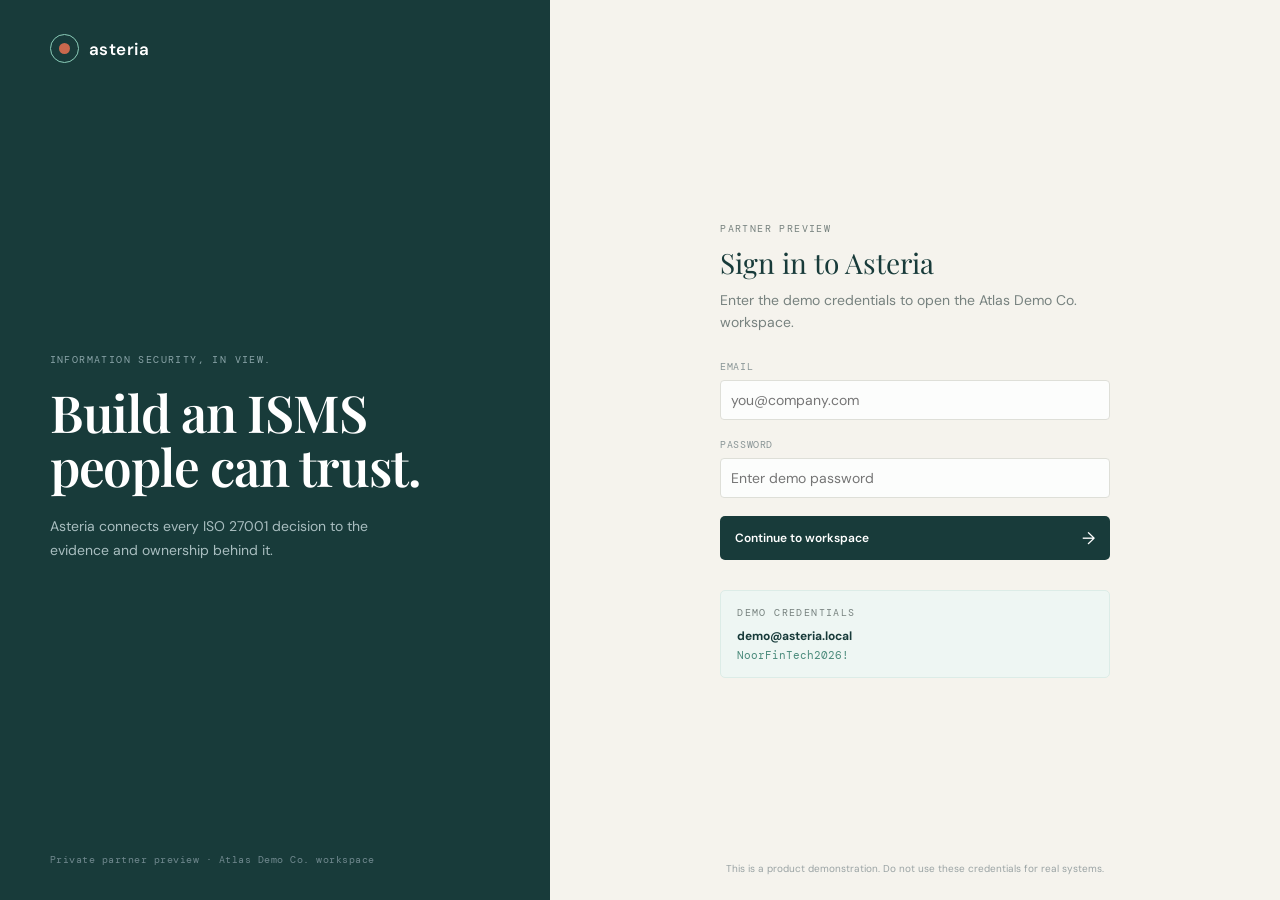
<file: index.html>
<!doctype html>
<html lang="en">
  <head>
    <meta charset="UTF-8" />
    <meta name="viewport" content="width=device-width, initial-scale=1.0" />
    <meta http-equiv="refresh" content="0; url=demo/" />
    <title>Asteria ISMS Demo</title>
  </head>
  <body>
    <p>Opening the Asteria demo...</p>
    <script>window.location.replace('demo/');</script>
  </body>
</html>
</file>
<file: demo/styles.css>
:root {
  --ink: #202a36;
  --muted: #77808b;
  --line: #e6e8e7;
  --paper: #f7f8f6;
  --white: #ffffff;
  --navy: #172735;
  --navy-2: #223746;
  --mint: #d9eee7;
  --mint-strong: #63bda3;
  --coral: #f28b71;
  --gold: #ddb66a;
  --shadow: 0 18px 50px rgba(26, 43, 53, .08);
  --sans: "DM Sans", sans-serif;
  --mono: "DM Mono", monospace;
  --serif: "Playfair Display", serif;
}
* { box-sizing: border-box; }
body { margin: 0; background: var(--paper); color: var(--ink); font-family: var(--sans); font-size: 14px; }
button, input, select { font: inherit; }
button { cursor: pointer; }
.shell { min-height: 100vh; display: grid; grid-template-columns: 248px 1fr; }
.sidebar { background: var(--navy); color: #cad5d8; padding: 27px 18px 20px; display: flex; flex-direction: column; position: sticky; top: 0; height: 100vh; overflow-y: auto; }
.brand { display: flex; align-items: center; gap: 10px; color: white; text-decoration: none; padding: 0 10px 34px; }
.brand-mark { width: 29px; height: 29px; border: 1px solid #8bcdb9; border-radius: 50%; position: relative; }
.brand-mark:after { content: ""; position: absolute; width: 11px; height: 11px; background: var(--coral); border-radius: 50%; top: 8px; left: 8px; }
.brand-name { font-size: 17px; letter-spacing: .03em; font-weight: 600; }
.eyebrow { font: 10px var(--mono); text-transform: uppercase; letter-spacing: .14em; color: var(--muted); }
.sidebar .eyebrow { color: #6e8790; padding: 0 11px 10px; }
.nav { display: grid; gap: 4px; }
.nav button { color: #afc0c4; background: transparent; border: 0; border-radius: 6px; padding: 11px 11px; text-align: left; display: flex; align-items: center; gap: 12px; transition: .2s; }
.nav button:hover { background: rgba(255,255,255,.06); color: #fff; }
.nav button.active { background: #2c4652; color: #fff; box-shadow: inset 3px 0 var(--mint-strong); }
.nav-icon { width: 16px; text-align: center; font-size: 15px; opacity: .85; }
.sidebar-footer { margin-top: auto; border-top: 1px solid rgba(255,255,255,.1); padding: 18px 10px 0; }
.org-chip { display: flex; gap: 10px; align-items: center; color: #eaf1f0; }
.avatar { width: 32px; height: 32px; display: grid; place-items: center; border-radius: 50%; background: var(--coral); color: #362925; font-weight: 700; }
.org-chip small { display: block; color: #8ba0a4; font-size: 11px; margin-top: 2px; }
.main { min-width: 0; }
.topbar { height: 72px; background: var(--white); border-bottom: 1px solid var(--line); display: flex; align-items: center; justify-content: space-between; padding: 0 42px; }
.crumb { color: var(--muted); font-size: 12px; }
.crumb strong { color: var(--ink); font-weight: 600; }
.top-actions { display: flex; gap: 20px; align-items: center; }
.icon-btn { border: 0; background: transparent; color: #76828a; font-size: 16px; }
.user-pill { display: flex; gap: 9px; align-items: center; padding-left: 20px; border-left: 1px solid var(--line); }
.user-pill .avatar { width: 28px; height: 28px; font-size: 11px; background: var(--mint); color: var(--navy); }
.content { padding: 39px 42px 70px; max-width: 1500px; }
.page-head { display: flex; justify-content: space-between; align-items: flex-start; margin-bottom: 32px; gap: 20px; }
h1 { font: 600 32px var(--serif); letter-spacing: -.02em; margin: 7px 0 8px; color: var(--navy); }
h2 { margin: 0; font-size: 17px; font-weight: 600; color: var(--navy); }
h3 { margin: 0; font-size: 14px; font-weight: 600; }
.subhead { color: var(--muted); line-height: 1.6; max-width: 590px; margin: 0; }
.button { border: 0; border-radius: 5px; padding: 11px 15px; font-weight: 600; font-size: 12px; transition: transform .15s, background .15s; }
.button:hover { transform: translateY(-1px); }
.button-primary { background: var(--navy); color: white; }
.button-primary:hover { background: var(--navy-2); }
.button-light { background: var(--mint); color: var(--navy); }
.button-quiet { background: transparent; border: 1px solid var(--line); color: var(--ink); }
.stats { display: grid; grid-template-columns: 1.25fr repeat(3, 1fr); gap: 14px; margin-bottom: 17px; }
.card { background: var(--white); border: 1px solid var(--line); border-radius: 7px; box-shadow: 0 2px 0 rgba(24,40,49,.01); }
.score-card { background: var(--navy); color: white; padding: 20px 22px; display: flex; align-items: center; justify-content: space-between; min-height: 131px; }
.score-card .eyebrow { color: #8aa4a8; }
.score-value { font: 600 43px var(--serif); margin-top: 4px; }
.score-value span { font: 14px var(--sans); color: #a4b4b5; }
.ring { width: 69px; height: 69px; border-radius: 50%; display: grid; place-items: center; background: conic-gradient(var(--mint-strong) 0 62%, #35515a 62% 100%); position: relative; }
.ring:after { content: ""; position: absolute; inset: 7px; border-radius: 50%; background: var(--navy); }
.ring b { z-index: 1; font: 13px var(--mono); }
.stat-card { padding: 19px 20px; min-height: 131px; }
.stat-card .stat-number { margin: 12px 0 3px; font: 28px var(--serif); color: var(--navy); }
.stat-meta { font-size: 11px; color: var(--muted); }
.stat-meta.good { color: #3a9b7d; }
.grid-2 { display: grid; grid-template-columns: 1.4fr 1fr; gap: 17px; }
.panel { padding: 22px; }
.panel-head { display: flex; justify-content: space-between; align-items: center; gap: 12px; margin-bottom: 21px; }
.panel-head p { margin: 4px 0 0; color: var(--muted); font-size: 12px; }
.link { border: 0; background: none; color: #387f71; font-size: 12px; font-weight: 600; padding: 0; }
.theme-row { display: grid; grid-template-columns: 160px 1fr 38px; gap: 15px; align-items: center; padding: 13px 0; border-top: 1px solid #eef0ef; }
.theme-row:first-of-type { border-top: 0; }
.theme-name { font-size: 12px; color: var(--ink); }
.theme-name span { color: var(--muted); font-size: 10px; display: block; margin-top: 3px; }
.bar { height: 7px; background: #edf0ef; border-radius: 8px; overflow: hidden; }
.bar i { display: block; height: 100%; border-radius: inherit; background: var(--mint-strong); }
.theme-row:nth-child(3) .bar i { background: var(--gold); }
.theme-row:nth-child(4) .bar i { background: var(--coral); }
.percent { font: 11px var(--mono); color: var(--muted); text-align: right; }
.activity { display: grid; gap: 16px; }
.activity-item { display: grid; grid-template-columns: 30px 1fr auto; align-items: start; gap: 10px; }
.activity-dot { width: 8px; height: 8px; border-radius: 50%; background: var(--mint-strong); margin: 5px auto; box-shadow: 0 0 0 5px var(--mint); }
.activity-item p { margin: 0; line-height: 1.45; font-size: 12px; }
.activity-item p strong { font-weight: 600; }
.activity-time { font: 10px var(--mono); color: #a7afb2; white-space: nowrap; }
.callout { margin-top: 17px; padding: 17px 20px; background: #f1e9dd; border: 1px solid #e9dccb; border-radius: 7px; display: flex; align-items: center; justify-content: space-between; gap: 18px; }
.callout h3 { color: #6b5038; }
.callout p { color: #8d755d; margin: 5px 0 0; font-size: 12px; }
.table-toolbar { display: flex; gap: 9px; align-items: center; margin-bottom: 15px; flex-wrap: wrap; }
.search { flex: 1; min-width: 220px; position: relative; }
.search input, .select { width: 100%; height: 38px; border: 1px solid var(--line); border-radius: 4px; background: white; color: var(--ink); padding: 0 12px; outline: none; }
.search input:focus, .select:focus { border-color: var(--mint-strong); box-shadow: 0 0 0 3px rgba(99,189,163,.15); }
.select { width: auto; min-width: 145px; }
.evidence-select { width: 205px; min-width: 205px; height: 48px; padding: 4px 7px; font-size: 11px; }
.evidence-select option, .evidence-modal-select option { padding: 4px 3px; }
.evidence-picker { position: relative; width: 190px; }
.evidence-picker summary { list-style: none; height: 34px; display: flex; align-items: center; justify-content: space-between; gap: 8px; border: 1px solid var(--line); border-radius: 4px; background: white; color: var(--ink); padding: 0 10px; cursor: pointer; font-size: 11px; }
.evidence-picker summary::-webkit-details-marker { display: none; }
.evidence-picker summary span { color: #879697; font-size: 15px; line-height: 1; }
.evidence-picker[open] summary { border-color: var(--mint-strong); box-shadow: 0 0 0 3px rgba(99,189,163,.12); }
.evidence-picker:not([open]) .evidence-menu { display: none; }
.evidence-menu { position: fixed; z-index: 30; left: 0; top: 0; width: 280px; max-height: 240px; overflow-y: auto; padding: 6px; border: 1px solid var(--line); border-radius: 5px; background: white; box-shadow: 0 18px 50px rgba(26,43,53,.18); }
.assignment-search { position: sticky; top: 0; z-index: 1; width: 100%; height: 32px; border: 1px solid var(--line); border-radius: 4px; background: white; color: var(--ink); padding: 0 9px; margin-bottom: 4px; outline: none; font-size: 11px; }
.assignment-search:focus { border-color: var(--mint-strong); box-shadow: 0 0 0 3px rgba(99,189,163,.12); }
.evidence-menu label { display: flex; align-items: flex-start; gap: 9px; padding: 9px 8px; border-radius: 3px; cursor: pointer; font-size: 11px; line-height: 1.3; }
.evidence-menu label:hover { background: #f2f8f6; }
.evidence-menu input { accent-color: var(--mint-strong); margin-top: 2px; }
.evidence-menu small { display: block; color: #91a09f; font: 10px var(--mono); margin-top: 3px; }
.evidence-menu-empty { color: var(--muted); font-size: 11px; padding: 12px 8px; }
.evidence-add { width: 100%; border: 0; border-top: 1px solid var(--line); background: #f7faf9; color: #3c8274; padding: 10px 8px 8px; text-align: left; font-size: 11px; font-weight: 600; cursor: pointer; }
.evidence-add:hover { background: var(--mint); }
.evidence-modal-select { width: 100%; height: 102px; padding: 6px 8px; background: #fcfdfc; }
.field-help { color: #8b9696; font-size: 10px; line-height: 1.5; margin-top: 6px; }
.evidence-detail { border: 1px solid #dcebe5; background: #f5faf8; border-radius: 5px; padding: 13px 14px 4px; margin: 0 0 14px; }
.evidence-detail-head { display: flex; justify-content: space-between; gap: 12px; align-items: center; margin-bottom: 12px; color: var(--navy); font-size: 12px; }
.evidence-detail-head span { color: #7f918f; font: 10px var(--mono); }
.detail-grid { display: grid; grid-template-columns: 1fr 1fr; gap: 10px; }
.optional { font-family: var(--sans); text-transform: none; letter-spacing: 0; color: #a2aaaa; }
.evidence-empty { border: 1px dashed #d8e2df; padding: 13px; margin-bottom: 15px; }
.evidence-metrics { display: grid; grid-template-columns: repeat(4, 1fr); gap: 12px; margin-bottom: 17px; }
.evidence-metric { padding: 16px 18px; min-height: 92px; }
.evidence-metric strong { display: block; color: var(--navy); font: 27px var(--serif); margin-top: 8px; }
.evidence-metric small { display: block; color: var(--muted); font-size: 11px; margin-top: 2px; }
.evidence-metric .metric-good { color: #3b987e; }
.evidence-metric .metric-alert { color: #c56b54; }
.evidence-register-panel { margin-bottom: 17px; }
.evidence-insight-grid { display: grid; grid-template-columns: 1.15fr 1fr; gap: 17px; }
.evidence-standard { display: grid; grid-template-columns: repeat(3,1fr); gap: 12px; }
.evidence-standard div { background: #f7f9f8; border: 1px solid #e7ecea; border-radius: 5px; padding: 12px; }
.evidence-standard b { display: grid; place-items: center; width: 22px; height: 22px; border-radius: 50%; background: var(--mint); color: #347766; font: 11px var(--mono); }
.evidence-standard span { display: block; color: var(--navy); font-size: 12px; font-weight: 600; margin-top: 10px; }
.evidence-standard small { display: block; color: var(--muted); font-size: 10px; line-height: 1.45; margin-top: 4px; }
.document-update-grid { display: grid; grid-template-columns: 1.2fr .8fr; gap: 17px; }
.document-state-card { background: var(--navy); color: white; border-radius: 7px; min-width: 180px; padding: 18px 20px; }
.document-state-card span, .document-state-card small { display: block; color: #9bb0b1; font: 10px var(--mono); text-transform: uppercase; letter-spacing: .06em; }
.document-state-card strong { display: block; font: 32px var(--serif); margin: 5px 0 12px; }
.back-link { border: 0; background: transparent; color: #3c8274; padding: 0; font-size: 12px; font-weight: 600; }
.control-explainer { display: grid; grid-template-columns: 1fr 1fr; gap: 12px; background: #f2f8f6; border: 1px solid #deece7; border-radius: 5px; padding: 14px; }
.control-explainer label, .gap-summary label { display: block; font: 10px var(--mono); text-transform: uppercase; letter-spacing: .06em; color: #648b82; margin-bottom: 5px; }
.control-explainer p, .gap-summary p { margin: 0; color: #526c6a; font-size: 11px; line-height: 1.5; }
.audit-row { display: grid; grid-template-columns: 27px 1fr auto; gap: 10px; align-items: start; border-top: 1px solid #eef0ef; padding: 16px 0; }
.audit-row h3 { color: var(--navy); }
.audit-row p { color: var(--muted); font-size: 11px; margin: 5px 0; }
.audit-mark { color: var(--mint-strong); font-size: 15px; }
.audit-check { display: grid; gap: 14px; margin-bottom: 20px; }
.audit-check label { display: flex; gap: 9px; color: #526263; font-size: 12px; line-height: 1.4; }
.audit-check input { accent-color: var(--mint-strong); }
.finding-list { display: grid; }
.finding-row { display: grid; grid-template-columns: 70px 1fr auto auto; gap: 13px; align-items: start; border-top: 1px solid #eef0ef; padding: 14px 0; }
.finding-row:first-child { border-top: 0; }
.finding-row strong { color: var(--navy); font-size: 12px; }
.finding-row p { color: var(--muted); font-size: 11px; line-height: 1.45; margin: 4px 0; }
.finding-row small { color: #9aa5a5; font: 10px var(--mono); }
.gap-summary { background: #f7f9f8; border: 1px solid var(--line); border-radius: 5px; padding: 13px; display: grid; gap: 5px; margin-bottom: 18px; }
.gap-summary label:not(:first-child) { margin-top: 9px; }
.action-status { min-width: 112px; height: 32px; padding: 0 8px; }
.document-name { display: flex; align-items: center; gap: 10px; }
.document-name .file-icon { width: 38px; height: 34px; font-size: 9px; }
.document-link-field { padding-top: 2px; }
.clickable-file, .clickable-title { cursor: pointer; }
.clickable-file:hover { border-color: var(--mint-strong); background: var(--mint); }
.clickable-title:hover { color: #3c8274; }
.assignment-bar { display: flex; align-items: center; justify-content: space-between; gap: 18px; background: #eef6f3; border: 1px solid #dcece7; border-radius: 6px; padding: 13px 16px; margin: -10px 0 17px; }
.assignment-bar p { margin: 4px 0 0; color: #718582; font-size: 11px; }
.assignment-bar .select { min-width: 245px; background: white; }
.demo-document-notice { display: flex; align-items: flex-start; gap: 14px; background: #f2f8f6; border: 1px solid #dcece7; border-radius: 6px; padding: 17px; margin-bottom: 14px; }
.demo-document-notice h3 { color: var(--navy); margin: 1px 0 7px; }
.demo-document-notice p { color: #607372; font-size: 12px; line-height: 1.6; margin: 0; }
.row-actions { display: grid; gap: 5px; justify-items: start; }
.row-actions { display: flex; align-items: center; gap: 5px; }
.row-actions .table-action { position: relative; display: grid; place-items: center; width: 30px; height: 30px; padding: 0; border: 1px solid var(--line); border-radius: 4px; background: white; color: var(--navy); font-size: 0; }
.row-actions .table-action:before { content: attr(data-icon); font: 16px var(--sans); line-height: 1; }
.row-actions .table-action:hover { color: #347766; border-color: var(--mint-strong); background: #eff8f5; }
.row-actions .table-action:hover:after { content: attr(title); position: absolute; z-index: 31; right: 0; top: 35px; white-space: nowrap; background: var(--navy); color: white; border-radius: 3px; padding: 6px 8px; font: 10px var(--sans); pointer-events: none; }
.expiry { display: inline-block; font: 10px var(--mono); padding: 4px 7px; border-radius: 3px; }
.expiry.current { color: #3b987e; background: #e4f4ef; }
.expiry.soon { color: #b1812d; background: #fbf1dc; }
.expiry.expired { color: #c56b54; background: #fdebe6; }
.expiry.neutral { color: #7c8889; background: #eef0f0; }
.version-callout { display: grid; grid-template-columns: 1fr auto 1fr; gap: 15px; align-items: center; background: #f2f8f6; border: 1px solid #deece7; border-radius: 5px; padding: 15px; margin-bottom: 20px; }
.version-callout span { display: block; color: #648b82; font: 10px var(--mono); text-transform: uppercase; letter-spacing: .04em; }
.version-callout strong { display: block; color: var(--navy); font: 24px var(--serif); margin-top: 5px; }
.version-arrow { color: var(--mint-strong); font-size: 20px; }
.version-list { display: grid; gap: 0; }
.version-row { display: grid; grid-template-columns: 70px 1fr; gap: 14px; padding: 14px 0; border-bottom: 1px solid var(--line); }
.version-row:last-child { border-bottom: 0; }
.version-number { color: #3c8274; font: 13px var(--mono); }
.version-row strong { color: var(--navy); font-size: 12px; }
.version-row p { margin: 5px 0; color: #6f7e7e; font-size: 12px; line-height: 1.5; }
.version-row small { color: #a0aaaa; font: 10px var(--mono); }
table { width: 100%; border-collapse: collapse; }
th { font: 10px var(--mono); text-transform: uppercase; letter-spacing: .06em; color: #9ba3a4; text-align: left; padding: 9px 12px; border-bottom: 1px solid var(--line); }
td { padding: 14px 12px; border-bottom: 1px solid #f0f1f0; vertical-align: middle; font-size: 12px; }
tr:last-child td { border-bottom: 0; }
.control-ref { font: 11px var(--mono); color: #448f7f; }
.control-title { font-weight: 600; color: var(--navy); max-width: 450px; }
.control-description { color: #657375; font-size: 11px; line-height: 1.55; max-width: 690px; margin-top: 5px; white-space: normal; }
.control-sub { color: var(--muted); margin-top: 3px; font-size: 11px; }
.control-switch { display: flex; gap: 7px; margin: -10px 0 17px; }
.control-switch button { border: 1px solid var(--line); background: white; color: #7b8989; border-radius: 4px; padding: 9px 12px; font-size: 11px; }
.control-switch button span { color: #a1aaaa; margin-left: 5px; font: 10px var(--mono); }
.control-switch button.active { color: var(--navy); border-color: var(--mint-strong); background: #eff8f5; box-shadow: 0 0 0 2px rgba(99,189,163,.08); }
.catalogue-count { color: #8a9797; font: 10px var(--mono); white-space: nowrap; }
.source-description { padding: 15px; background: #f2f8f6; border: 1px solid #deece7; border-radius: 5px; margin-bottom: 17px; }
.source-description label { display: block; font: 10px var(--mono); text-transform: uppercase; letter-spacing: .07em; color: #648b82; margin-bottom: 8px; }
.source-description p, .report-text { margin: 0; color: #526c6a; font-size: 12px; line-height: 1.65; white-space: normal; }
.badge { display: inline-flex; align-items: center; gap: 5px; padding: 5px 8px; border-radius: 20px; font-size: 10px; white-space: nowrap; }
.badge:before { content: ""; width: 5px; height: 5px; border-radius: 50%; background: currentColor; }
.badge.green { background: #e4f4ef; color: #3b987e; }
.badge.amber { background: #fbf1dc; color: #b1812d; }
.badge.red { background: #fdebe6; color: #c56b54; }
.badge.gray { background: #eef0f0; color: #7c8889; }
.table-action { color: #3c8274; border: 0; background: none; font-weight: 600; font-size: 11px; }
.empty-state { text-align: center; padding: 35px; color: var(--muted); }
.modal-backdrop { position: fixed; inset: 0; background: rgba(18,34,43,.45); z-index: 5; display: grid; place-items: center; padding: 20px; }
.modal { width: min(650px, 100%); max-height: 90vh; overflow: auto; background: white; border-radius: 8px; box-shadow: var(--shadow); }
.modal-head { display: flex; justify-content: space-between; gap: 15px; padding: 22px 25px; border-bottom: 1px solid var(--line); }
.modal-body { padding: 24px 25px; }
.close { border: 0; background: transparent; font-size: 20px; color: var(--muted); }
.field { margin-bottom: 18px; }
.field label { display: block; font: 10px var(--mono); text-transform: uppercase; color: #899596; letter-spacing: .06em; margin-bottom: 7px; }
.field input, .field textarea, .field select { width: 100%; border: 1px solid var(--line); border-radius: 4px; padding: 10px; outline: none; background: #fcfdfc; }
.field textarea { min-height: 92px; resize: vertical; }
.modal-actions { display: flex; justify-content: flex-end; gap: 9px; border-top: 1px solid var(--line); padding-top: 18px; }
.progress-line { height: 4px; background: #edf0ef; border-radius: 4px; margin: 8px 0; }
.progress-line i { display: block; height: 100%; border-radius: inherit; background: var(--mint-strong); }
.evidence-card { display: grid; grid-template-columns: 40px 1fr auto; gap: 14px; align-items: center; padding: 15px 0; border-top: 1px solid #eef0ef; }
.file-icon { width: 36px; height: 40px; border: 1px solid #ccd9d5; border-radius: 4px; display: grid; place-items: center; color: #3c907d; background: #f1faf7; font: 11px var(--mono); }
.evidence-meta { color: var(--muted); font-size: 11px; margin-top: 5px; }
.filter-pills { display: flex; gap: 6px; margin-bottom: 14px; }
.pill { border: 1px solid var(--line); background: white; color: var(--muted); border-radius: 20px; padding: 7px 10px; font-size: 11px; }
.pill.active { color: var(--navy); border-color: var(--mint-strong); background: #eff9f5; }
.roadmap-card { padding: 22px; display: grid; gap: 16px; }
.roadmap-item { display: flex; gap: 14px; align-items: flex-start; padding-bottom: 16px; border-bottom: 1px solid var(--line); }
.roadmap-item:last-child { border-bottom: 0; padding-bottom: 0; }
.roadmap-num { width: 28px; height: 28px; border-radius: 50%; display: grid; place-items: center; background: var(--mint); color: #347766; font: 11px var(--mono); flex: none; }
.roadmap-item p { color: var(--muted); font-size: 12px; line-height: 1.5; margin: 4px 0 0; }
.toast { position: fixed; right: 24px; bottom: 24px; background: var(--navy); color: #fff; border-left: 3px solid var(--mint-strong); padding: 13px 16px; border-radius: 4px; box-shadow: var(--shadow); transform: translateY(100px); opacity: 0; transition: .25s; z-index: 10; font-size: 12px; }
.toast.show { transform: translateY(0); opacity: 1; }
.mobile-menu { display: none; }
.logout { border: 0; background: transparent; color: #6f7d81; font-size: 11px; margin-left: 10px; padding: 0; }
.logout:hover { color: var(--coral); }
.login-shell { min-height: 100vh; display: grid; grid-template-columns: minmax(360px, 43%) 1fr; background: var(--paper); }
.login-aside { background: var(--navy); color: white; padding: 34px 9%; display: flex; flex-direction: column; }
.login-aside .brand { padding: 0; }
.login-quote { margin: auto 0; max-width: 440px; }
.login-quote .eyebrow { color: #8aa4a8; margin-bottom: 20px; }
.login-quote h1 { color: white; font-size: clamp(38px, 4vw, 61px); line-height: 1.04; margin: 0 0 22px; }
.login-quote p { color: #a9bec0; line-height: 1.7; max-width: 340px; margin: 0; }
.login-foot { color: #70888e; font: 10px var(--mono); letter-spacing: .05em; }
.login-main { display: grid; place-items: center; padding: 28px; }
.login-card { width: min(390px, 100%); }
.login-card h2 { font: 28px var(--serif); margin: 9px 0 8px; }
.login-copy { color: var(--muted); line-height: 1.6; margin: 0 0 27px; }
.login-button { width: 100%; display: flex; justify-content: space-between; align-items: center; margin-top: 8px; }
.login-button span { font-size: 17px; font-weight: 400; }
.demo-credentials { margin-top: 30px; padding: 15px 16px; background: #eef6f3; border: 1px solid #dcece7; border-radius: 5px; display: grid; gap: 4px; }
.demo-credentials strong { color: var(--navy); font-size: 12px; margin-top: 5px; }
.demo-credentials span { font: 11px var(--mono); color: #4b8b7c; }
.login-error { background: #fdebe6; border: 1px solid #f4d3ca; color: #a85644; padding: 10px 11px; border-radius: 4px; font-size: 11px; margin: -3px 0 13px; }
.login-legal { position: fixed; bottom: 25px; color: #9aa3a4; font-size: 10px; }
.tour-layer { position: fixed; inset: 0; z-index: 20; }
.tour-shade { position: absolute; inset: 0; background: rgba(13, 26, 34, .68); }
.tour-spotlight { position: fixed; z-index: 1; border-radius: 10px; box-shadow: 0 0 0 9999px rgba(13,26,34,.68), 0 0 0 2px var(--mint-strong); pointer-events: none; transition: all .3s ease; }
.tour-dialog { position: fixed; z-index: 2; width: min(370px, calc(100vw - 36px)); padding: 22px 23px 18px; background: white; border-radius: 7px; box-shadow: 0 20px 70px rgba(0,0,0,.25); }
.tour-dialog:before { content: ""; position: absolute; top: -7px; left: 27px; width: 14px; height: 14px; background: white; transform: rotate(45deg); }
.tour-kicker { position: relative; font: 10px var(--mono); letter-spacing: .13em; color: #4b9682; }
.tour-dialog h2 { position: relative; margin: 9px 0 8px; font: 23px var(--serif); }
.tour-dialog p { position: relative; margin: 0; color: var(--muted); font-size: 12px; line-height: 1.65; }
.tour-footer { position: relative; display: flex; align-items: center; justify-content: space-between; border-top: 1px solid var(--line); padding-top: 15px; margin-top: 19px; }
.tour-footer > span { color: #a3abad; font: 10px var(--mono); }
.tour-skip { border: 0; background: transparent; color: #7e8c8d; padding: 7px 0; font-size: 10px; }
.tour-skip:hover { color: var(--coral); }
.tour-footer .button { min-width: 103px; }
.tour-footer .button.cooling { background: #9daaad; cursor: wait; transform: none; }
.tour-cooldown { position: relative; height: 15px; color: #a3abad; font: 10px var(--mono); text-align: right; margin-top: 7px; }
@media (max-width: 1000px) { .stats { grid-template-columns: repeat(2, 1fr); } .score-card { grid-column: span 2; } .grid-2, .document-update-grid, .evidence-insight-grid { grid-template-columns: 1fr; } .evidence-metrics { grid-template-columns: repeat(2,1fr); } }
@media (max-width: 720px) { .shell { display: block; } .sidebar { position: fixed; z-index: 4; width: 248px; height: 100vh; transform: translateX(-100%); transition: .25s; } .sidebar.open { transform: translateX(0); } .mobile-menu { display: inline-block; border: 0; background: transparent; font-size: 20px; margin-right: 14px; } .topbar { padding: 0 18px; } .content { padding: 27px 18px 50px; } .page-head { display: block; } .page-head .button { margin-top: 18px; } .stats { grid-template-columns: 1fr; } .score-card { grid-column: auto; } .theme-row { grid-template-columns: 125px 1fr 35px; gap: 8px; } .panel { padding: 16px; overflow-x: auto; } table { min-width: 680px; } .top-actions .user-pill { display: none; } .control-explainer { grid-template-columns: 1fr; } .evidence-metrics { grid-template-columns: 1fr 1fr; } .evidence-standard { grid-template-columns: 1fr; } .assignment-bar { display: block; } .assignment-bar .select { width: 100%; margin-top: 12px; } .finding-row { grid-template-columns: 1fr auto; } .finding-row > .control-ref { grid-column: 1 / -1; } .login-shell { display: block; } .login-aside { min-height: 265px; padding: 25px 24px; } .login-quote { margin: 50px 0 0; } .login-quote h1 { font-size: 35px; } .login-quote p, .login-foot { display: none; } .login-main { min-height: calc(100vh - 265px); padding: 35px 24px 65px; } .login-legal { bottom: 18px; left: 24px; } .tour-dialog { left: 18px !important; top: auto !important; bottom: 18px; } .tour-dialog:before { top: auto; bottom: -7px; } }

/* Asteria UI pass: a warmer, more editorial system for the local partner demo. */
:root { --ink:#263238; --muted:#77827f; --line:#dedfd8; --paper:#f5f3ed; --white:#fffefa; --navy:#183b3a; --navy-2:#285452; --mint:#dce9df; --mint-strong:#79a58d; --coral:#c9684d; --gold:#c79b58; --shadow:0 20px 55px rgba(30,49,46,.11); --serif:"Playfair Display",serif; --sans:"DM Sans",sans-serif; --mono:"DM Mono",monospace; }
body { background:var(--paper); color:var(--ink); }
.sidebar { background:#183b3a; padding:26px 16px 18px; }
.brand { padding-bottom:28px; }
.sidebar .eyebrow { color:#89aaa0; }
.nav-section-label { color:#789a91; font:9px var(--mono); letter-spacing:.13em; text-transform:uppercase; padding:17px 11px 7px; }
.nav button { color:#b4c7bf; border-radius:5px; padding:9px 11px; font-size:12px; }
.nav button.active { background:#2c5a55; box-shadow:inset 3px 0 #d4a26c; color:#fffefa; }
.nav button:hover { background:#244b48; }
.topbar { height:68px; background:rgba(255,254,250,.92); }
.workspace-context { display:flex; align-items:center; gap:8px; padding-right:18px; margin-right:2px; border-right:1px solid var(--line); }
.workspace-context .avatar { width:27px; height:27px; font-size:10px; background:#dce9df; color:#183b3a; }
.workspace-context strong { display:block; color:#183b3a; font-size:11px; }
.workspace-context small { display:block; color:#8b9793; font-size:9px; margin-top:2px; }
.content { padding-top:34px; }
h1 { color:#183b3a; }
.card { border-color:#dfdfd8; background:var(--white); border-radius:6px; }
.button-primary { background:#183b3a; }
.button-primary:hover { background:#285452; }
.button-light { background:#dce9df; }
.score-card { background:#183b3a; }
.score-card .eyebrow { color:#9ebdb2; }
.ring { background:conic-gradient(#79a58d 0 62%,#38605c 62% 100%); }
.stat-card .stat-number { color:#183b3a; }
.callout { background:#f1e7d7; border-color:#e7d8bd; }
.callout h3 { color:#684b35; }
.stat-card { cursor:pointer; }
.stat-card:hover { box-shadow:var(--shadow); }
.stat-meta.bad { color:#a6503e; }
.dist-bar { display:flex; height:12px; border-radius:8px; overflow:hidden; background:#f0f1ec; margin:16px 0 12px; }
.dist-bar i { display:block; height:100%; }
.dist-legend { display:grid; grid-template-columns:repeat(4,1fr); gap:8px; }
.dist-legend span { display:flex; align-items:center; gap:6px; font-size:11px; color:#5f6d68; }
.dist-legend i { width:9px; height:9px; border-radius:3px; }
.dist-legend b { margin-left:auto; font:11px var(--mono); color:#183b3a; }
.risk-mini { display:grid; grid-template-columns:auto 1fr auto; align-items:center; gap:11px; width:100%; text-align:left; background:transparent; border:0; border-top:1px solid #eef0ef; padding:13px 0; cursor:pointer; }
.risk-mini:hover .risk-mini-title { color:#c9684d; }
.risk-mini:first-of-type { border-top:0; }
.risk-mini-title { font-size:12px; color:#263238; font-weight:600; }
.risk-mini-title small { display:block; font-weight:400; color:#8b9793; font-size:10px; margin-top:3px; }
.risk-mini b { font:11px var(--mono); color:#183b3a; }
.risk-pill { padding:3px 6px; border-radius:3px; font:9px var(--mono); white-space:nowrap; }
.risk-pill.high { color:#a6503e; background:#f9e4dc; }
.risk-pill.critical { color:#fff; background:#9e3e35; }
.risk-pill.medium { color:#a37531; background:#f7ecd8; }
.risk-pill.low { color:#397761; background:#e0eee4; }
.dashboard-switch { margin: -2px 0 14px; }
.dashboard-switch button { font-size:11px; padding:8px 11px; }
.control-ref { color:#4c8d78; }
.control-title { color:#183b3a; }
.badge.green { background:#e0eee4; color:#377761; }
.badge.amber { background:#f7ecd8; color:#a37531; }
.badge.red { background:#f9e4dc; color:#ae5540; }
.badge.blue { background:#e3eaf2; color:#5d7fa3; }
.link,.table-action { color:#3d806c; }
.link:hover,.table-action:hover { color:#b45c44; }
.control-switch button.active { border-color:#79a58d; background:#edf5ed; }
.assignment-bar { background:#edf4ed; border-color:#d8e7da; }
.evidence-metric strong { color:#183b3a; }
.panel-head { margin-bottom:18px; }
.panel-head h2 { letter-spacing:-.01em; }
.activity-dot { background:#79a58d; box-shadow:0 0 0 5px #e2eee4; }
.progress-line i { background:#79a58d; }
.drawer-backdrop { position:fixed; inset:0; z-index:8; background:rgba(24,59,58,.25); }
.control-drawer { position:absolute; top:0; right:0; width:min(680px,100%); height:100%; overflow:auto; background:var(--white); border-left:1px solid var(--line); box-shadow:-24px 0 70px rgba(24,59,58,.18); animation:drawerIn .2s ease-out; }
@keyframes drawerIn { from { transform:translateX(30px); opacity:.6; } to { transform:translateX(0); opacity:1; } }
.drawer-head { padding:25px 28px 19px; border-bottom:1px solid var(--line); display:flex; justify-content:space-between; gap:18px; }
.drawer-head h2 { font:24px var(--serif); margin-top:7px; }
.drawer-body { padding:23px 28px 42px; }
.drawer-section { padding:18px 0; border-bottom:1px solid #e9eae5; }
.drawer-section:first-child { padding-top:0; }
.drawer-section:last-child { border-bottom:0; }
.drawer-section-title { display:flex; justify-content:space-between; align-items:center; gap:15px; margin-bottom:12px; }
.drawer-section-title h3 { color:#183b3a; }
.drawer-close { border:0; background:transparent; color:#7c8985; font-size:22px; }
.drawer-close:hover { color:#b45c44; }
.drawer-explainer { background:#edf4ed; border:1px solid #d8e7da; padding:14px; border-radius:5px; }
.drawer-explainer label { display:block; color:#648b82; font:10px var(--mono); text-transform:uppercase; margin-bottom:6px; }
.drawer-explainer p { color:#526c6a; line-height:1.6; font-size:12px; margin:0; }
.drawer-meta-grid { display:grid; grid-template-columns:1fr 1fr; gap:10px; }
.drawer-meta { background:#f7f7f2; border:1px solid #e9e9e2; border-radius:4px; padding:11px; }
.drawer-meta span { display:block; color:#87938e; font:10px var(--mono); text-transform:uppercase; }
.drawer-meta strong { display:block; color:#183b3a; font-size:13px; margin-top:5px; }
.audit-workbench { display:grid; grid-template-columns:230px minmax(330px,1fr) 285px; gap:16px; align-items:start; }
.audit-sidebar, .audit-main, .audit-context { min-width:0; }
.audit-sidebar .card, .audit-main .card, .audit-context .card { padding:18px; }
.audit-control-list { display:grid; gap:4px; max-height:650px; overflow:auto; }
.audit-control { border:0; background:transparent; text-align:left; padding:10px 9px; border-radius:4px; color:#62716e; font-size:11px; display:flex; justify-content:space-between; gap:8px; }
.audit-control:hover { background:#edf4ed; color:#183b3a; }
.audit-control.active { background:#dce9df; color:#183b3a; font-weight:600; }
.audit-control small { color:#9aa6a3; font:9px var(--mono); }
.audit-main .audit-test-header { display:flex; align-items:start; justify-content:space-between; gap:15px; border-bottom:1px solid var(--line); padding-bottom:16px; margin-bottom:17px; }
.audit-main .audit-test-header h2 { font:24px var(--serif); }
.test-result-grid { display:grid; grid-template-columns:repeat(4,1fr); gap:7px; margin:14px 0 20px; }
.test-result { border:1px solid var(--line); border-radius:4px; padding:11px 6px; background:white; color:#7a8783; font-size:10px; text-align:center; }
.test-result.active { background:#edf4ed; border-color:#79a58d; color:#183b3a; font-weight:600; }
.audit-context .context-block { padding:13px 0; border-top:1px solid #e8e9e4; }
.audit-context .context-block:first-child { border-top:0; padding-top:0; }
.audit-context label { display:block; color:#87938e; font:10px var(--mono); text-transform:uppercase; margin-bottom:7px; }
.audit-context p { color:#62716e; font-size:11px; line-height:1.55; margin:0; }
.action-view-toggle { display:flex; gap:5px; }
.action-view-toggle button { border:1px solid var(--line); background:white; color:#7b8986; border-radius:4px; padding:8px 10px; font-size:11px; }
.action-view-toggle button.active { background:#edf4ed; border-color:#79a58d; color:#183b3a; }
.action-board { display:grid; grid-template-columns:repeat(4,1fr); gap:12px; overflow:auto; }
.action-column { min-width:230px; background:#eeeee8; border-radius:5px; padding:11px; }
.action-column h3 { display:flex; justify-content:space-between; color:#52615e; font-size:11px; padding:2px 4px 10px; }
.action-column h3 span { color:#9aa5a2; font:10px var(--mono); }
.action-card { background:var(--white); border:1px solid #e4e4dd; border-radius:4px; padding:12px; margin-bottom:8px; cursor:pointer; }
.action-card:hover { border-color:#79a58d; box-shadow:0 3px 12px rgba(30,49,46,.08); }
.action-card strong { display:block; color:#183b3a; font-size:12px; line-height:1.4; }
.action-card p { color:#74817d; font-size:10px; line-height:1.45; margin:6px 0; }
.action-card small { color:#9aa5a2; font:9px var(--mono); }
.tour-dialog { background:var(--white); }
.scope-toggle { display:inline-flex; align-items:center; gap:7px; font-size:11px; color:#536562; white-space:nowrap; }
.scope-toggle input { accent-color:#79a58d; }
.soa-rationale { display:grid; gap:5px; min-width:170px; }
.soa-rationale textarea { width:100%; min-height:48px; resize:vertical; border:1px solid var(--line); border-radius:4px; padding:7px; background:#fbfcf9; color:var(--ink); font-size:10px; }
.soa-rationale textarea:focus { outline:0; border-color:#79a58d; box-shadow:0 0 0 3px rgba(121,165,141,.13); }
.asset-metrics { display:grid; grid-template-columns:repeat(4,1fr); gap:12px; margin-bottom:17px; }
.asset-flow { display:flex; align-items:center; gap:8px; background:#eaf1e9; border:1px solid #dce8dc; border-radius:6px; padding:14px 17px; margin-bottom:17px; overflow:auto; }
.asset-flow-step { min-width:125px; display:grid; grid-template-columns:26px 1fr; column-gap:8px; align-items:center; color:#526762; }
.asset-flow-step b { grid-row:span 2; display:grid; place-items:center; width:25px; height:25px; border-radius:50%; background:#d4e4d6; color:#39715c; font:10px var(--mono); }
.asset-flow-step.active b { background:#183b3a; color:#fffefa; }
.asset-flow-step span { font-size:11px; font-weight:600; color:#183b3a; }
.asset-flow-step small { color:#81908a; font-size:9px; }
.asset-flow-line { height:1px; min-width:20px; background:#bdd2c1; }
.asset-register-panel { margin-bottom:17px; }
.asset-toolbar { display:flex; gap:9px; align-items:center; margin-bottom:15px; flex-wrap:wrap; }
.asset-toolbar .search { flex:1; min-width:230px; }
.asset-icon { cursor:pointer; background:#edf4ed; color:#39715c; border-color:#d6e5d7; }
.asset-insight-grid { display:grid; grid-template-columns:1fr 1fr; gap:17px; }
.asset-feed-list { display:grid; grid-template-columns:1fr 1fr; gap:8px; }
.asset-feed-list span { padding:10px; background:#f7f7f2; border:1px solid #e8e8df; border-radius:4px; color:#536662; font-size:11px; }
.asset-context-grid { display:grid; grid-template-columns:1fr 1fr; gap:8px; }
.asset-context-grid span { display:block; padding:9px; background:#f7f7f2; border-radius:4px; color:#88948f; font:10px var(--mono); }
.asset-context-grid b { display:block; color:#183b3a; font:11px var(--sans); margin-top:4px; word-break:break-word; }
.asset-table-controls { min-width:150px; }
.asset-table-controls summary { height:32px; }
.risk-metrics { display:grid; grid-template-columns:repeat(4,1fr); gap:12px; margin-bottom:17px; }
.risk-method { display:flex; align-items:center; justify-content:space-between; gap:20px; background:#edf4ed; border:1px solid #d8e7da; border-radius:6px; padding:14px 17px; margin-bottom:17px; }
.risk-method strong { display:block; color:#183b3a; font-size:13px; margin-top:4px; }
.risk-method small { display:block; color:#7c8d86; font-size:10px; margin-top:3px; }
.risk-scale { display:flex; gap:6px; flex-wrap:wrap; justify-content:flex-end; }
.risk-level { display:inline-flex; align-items:center; padding:5px 7px; border-radius:3px; font:10px var(--mono); white-space:nowrap; }
.risk-level.low { color:#397761; background:#e0eee4; }
.risk-level.medium { color:#a37531; background:#f7ecd8; }
.risk-level.high { color:#a6503e; background:#f9e4dc; }
.risk-level.critical { color:#fff; background:#9e3e35; }
.risk-insight-grid { display:grid; grid-template-columns:1.2fr .8fr; gap:17px; margin-top:17px; }
.risk-queue-row { display:grid; grid-template-columns:auto 1fr auto; gap:12px; align-items:center; padding:12px 0; border-top:1px solid #e8e9e4; }
.risk-queue-row:first-child { border-top:0; }
.risk-queue-row strong { display:block; color:#183b3a; font-size:12px; }
.risk-queue-row small { display:block; color:#84908c; font:10px var(--mono); margin-top:4px; }
.risk-workflow { display:flex; align-items:center; justify-content:space-between; gap:7px; padding-top:12px; }
.risk-workflow span { padding:9px 10px; background:#f7f7f2; border:1px solid #e8e8df; border-radius:4px; color:#536662; font-size:11px; }
.risk-workflow i { color:#79a58d; font-style:normal; }
.risk-score-preview { display:flex; gap:9px; margin:-4px 0 17px; }
.risk-score-preview span { flex:1; padding:12px; background:#edf4ed; border:1px solid #d8e7da; border-radius:4px; color:#648077; font:10px var(--mono); }
.risk-score-preview strong { display:block; color:#183b3a; font:22px var(--serif); margin-top:4px; }
.risk-modal { width:min(760px,100%); }
@media (max-width:1000px) { .risk-metrics,.risk-insight-grid { grid-template-columns:repeat(2,1fr); } }
@media (max-width:720px) { .risk-metrics,.risk-insight-grid { grid-template-columns:1fr 1fr; } .risk-method { display:block; } .risk-scale { justify-content:flex-start; margin-top:12px; } .risk-workflow { flex-wrap:wrap; justify-content:flex-start; } }
@media (max-width:1000px) { .asset-metrics,.asset-insight-grid { grid-template-columns:repeat(2,1fr); } }
@media (max-width:720px) { .asset-metrics,.asset-insight-grid { grid-template-columns:1fr 1fr; } .asset-flow { align-items:flex-start; } .asset-flow-line { margin-top:12px; } .asset-context-grid { grid-template-columns:1fr; } }
@media (max-width:1100px) { .audit-workbench { grid-template-columns:190px minmax(300px,1fr); } .audit-context { grid-column:1 / -1; } .action-board { grid-template-columns:repeat(4,minmax(220px,1fr)); } }
@media (max-width:720px) { .workspace-context { display:none; } .drawer-body,.drawer-head { padding-left:20px; padding-right:20px; } .drawer-meta-grid { grid-template-columns:1fr; } .audit-workbench { display:block; } .audit-sidebar,.audit-main,.audit-context { margin-bottom:14px; } .test-result-grid { grid-template-columns:repeat(2,1fr); } .evidence-metrics { grid-template-columns:1fr 1fr; } .row-actions { flex-wrap:wrap; } }

.risk-subnav { display:flex; gap:8px; margin:20px 0 0; flex-wrap:wrap; }
.risk-subnav button { background:#fff; border:1px solid #dfe5e4; border-radius:8px; padding:9px 14px; font:600 12px var(--sans); color:#4c5b5a; cursor:pointer; }
.risk-subnav button:hover { border-color:#c3cecc; }
.risk-subnav button.active { background:#183b3a; border-color:#183b3a; color:#fff; }
.kri-score { font-size:14px; }
.kri-score.kri-ok { color:#377761; }
.kri-score.kri-watch { color:#a37531; }
.kri-score.kri-breach { color:#c56b54; }
.trend-up { color:#c9684d; }
.trend-down { color:#3b987e; }
.trend-flat { color:#7c8889; }
.plan-text { max-width:380px; color:#4c5b5a; line-height:1.45; font-size:12px; }
.decision-list { display:flex; flex-direction:column; gap:12px; }
.decision-row { display:grid; grid-template-columns:10px 1fr 1fr 40px; gap:10px; align-items:center; }
.decision-dot { width:8px; height:8px; border-radius:50%; }
.decision-bar { height:6px; border-radius:3px; background:#eef0f0; overflow:hidden; }
.decision-bar i { display:block; height:100%; border-radius:3px; }
.decision-row b { font-size:11px; color:#183b3a; text-align:right; }
.review-summary { display:flex; align-items:center; gap:12px; margin-bottom:14px; flex-wrap:wrap; }
</file>
